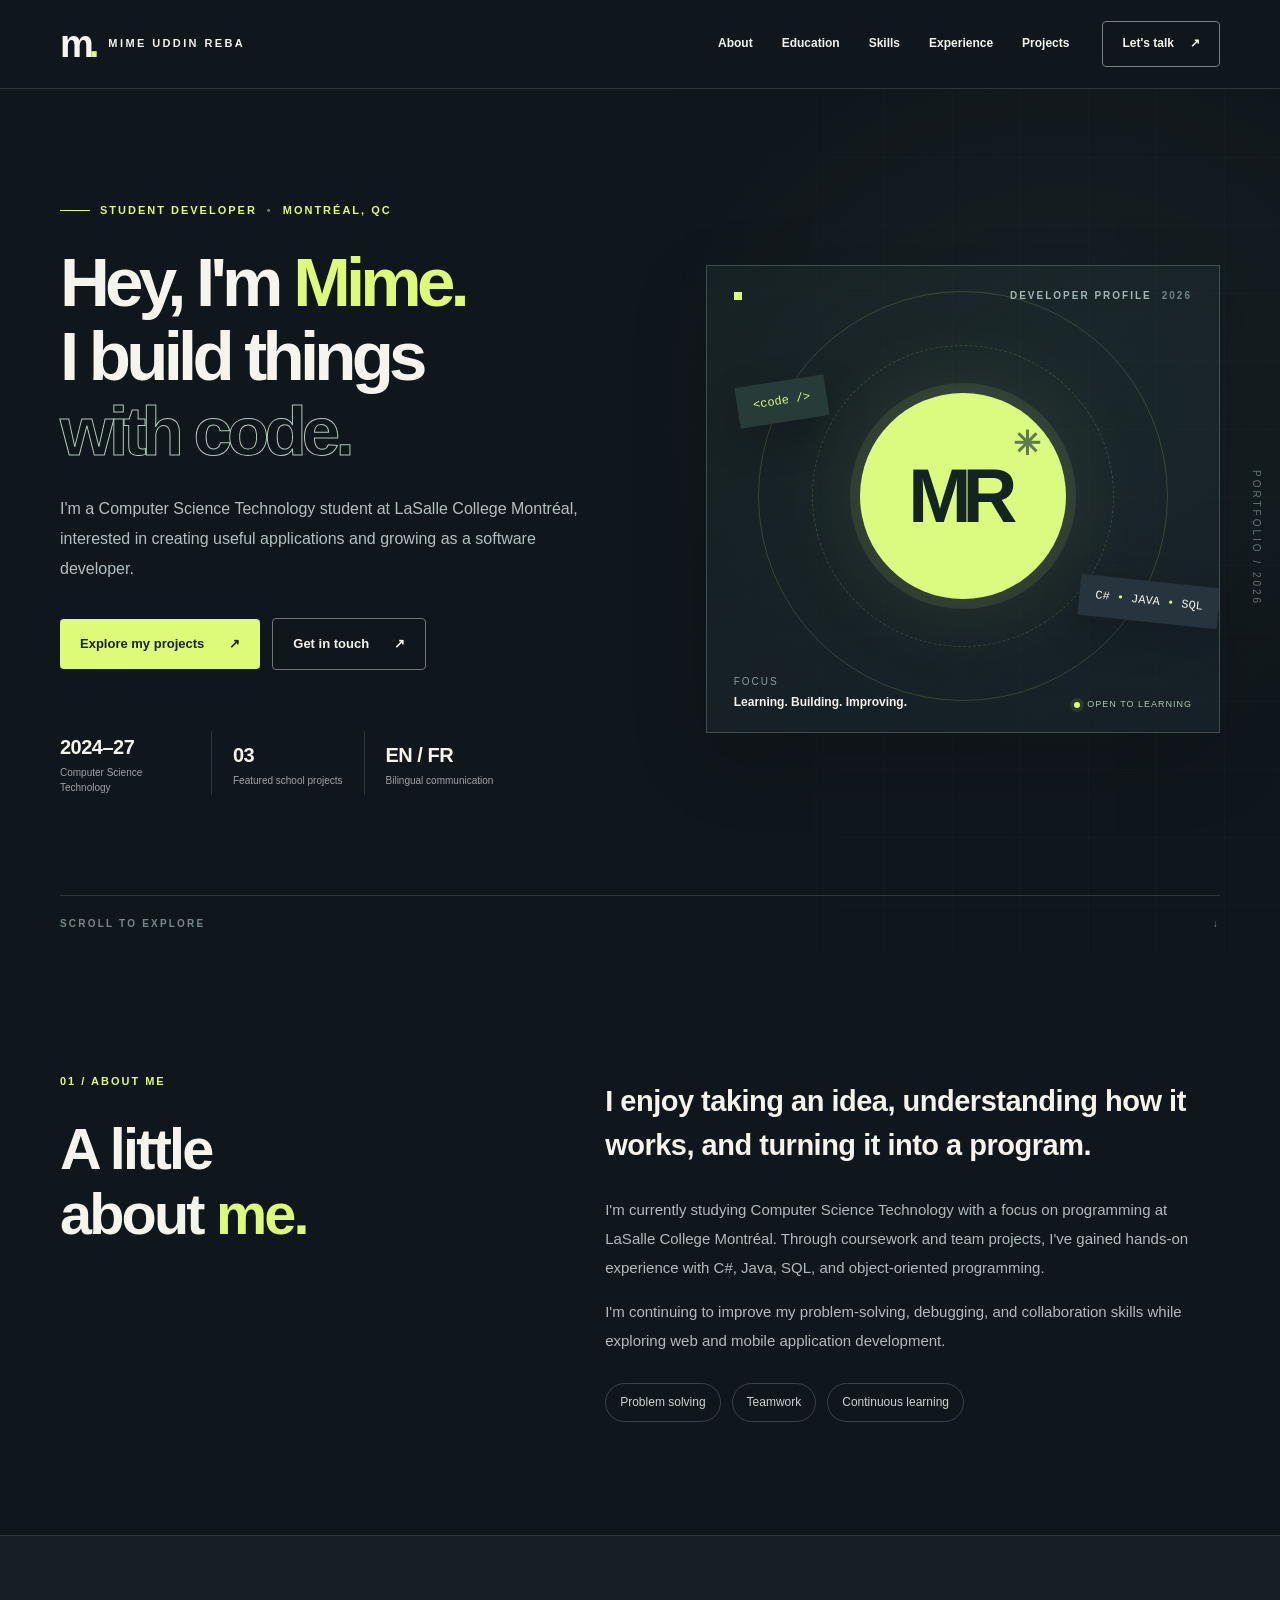
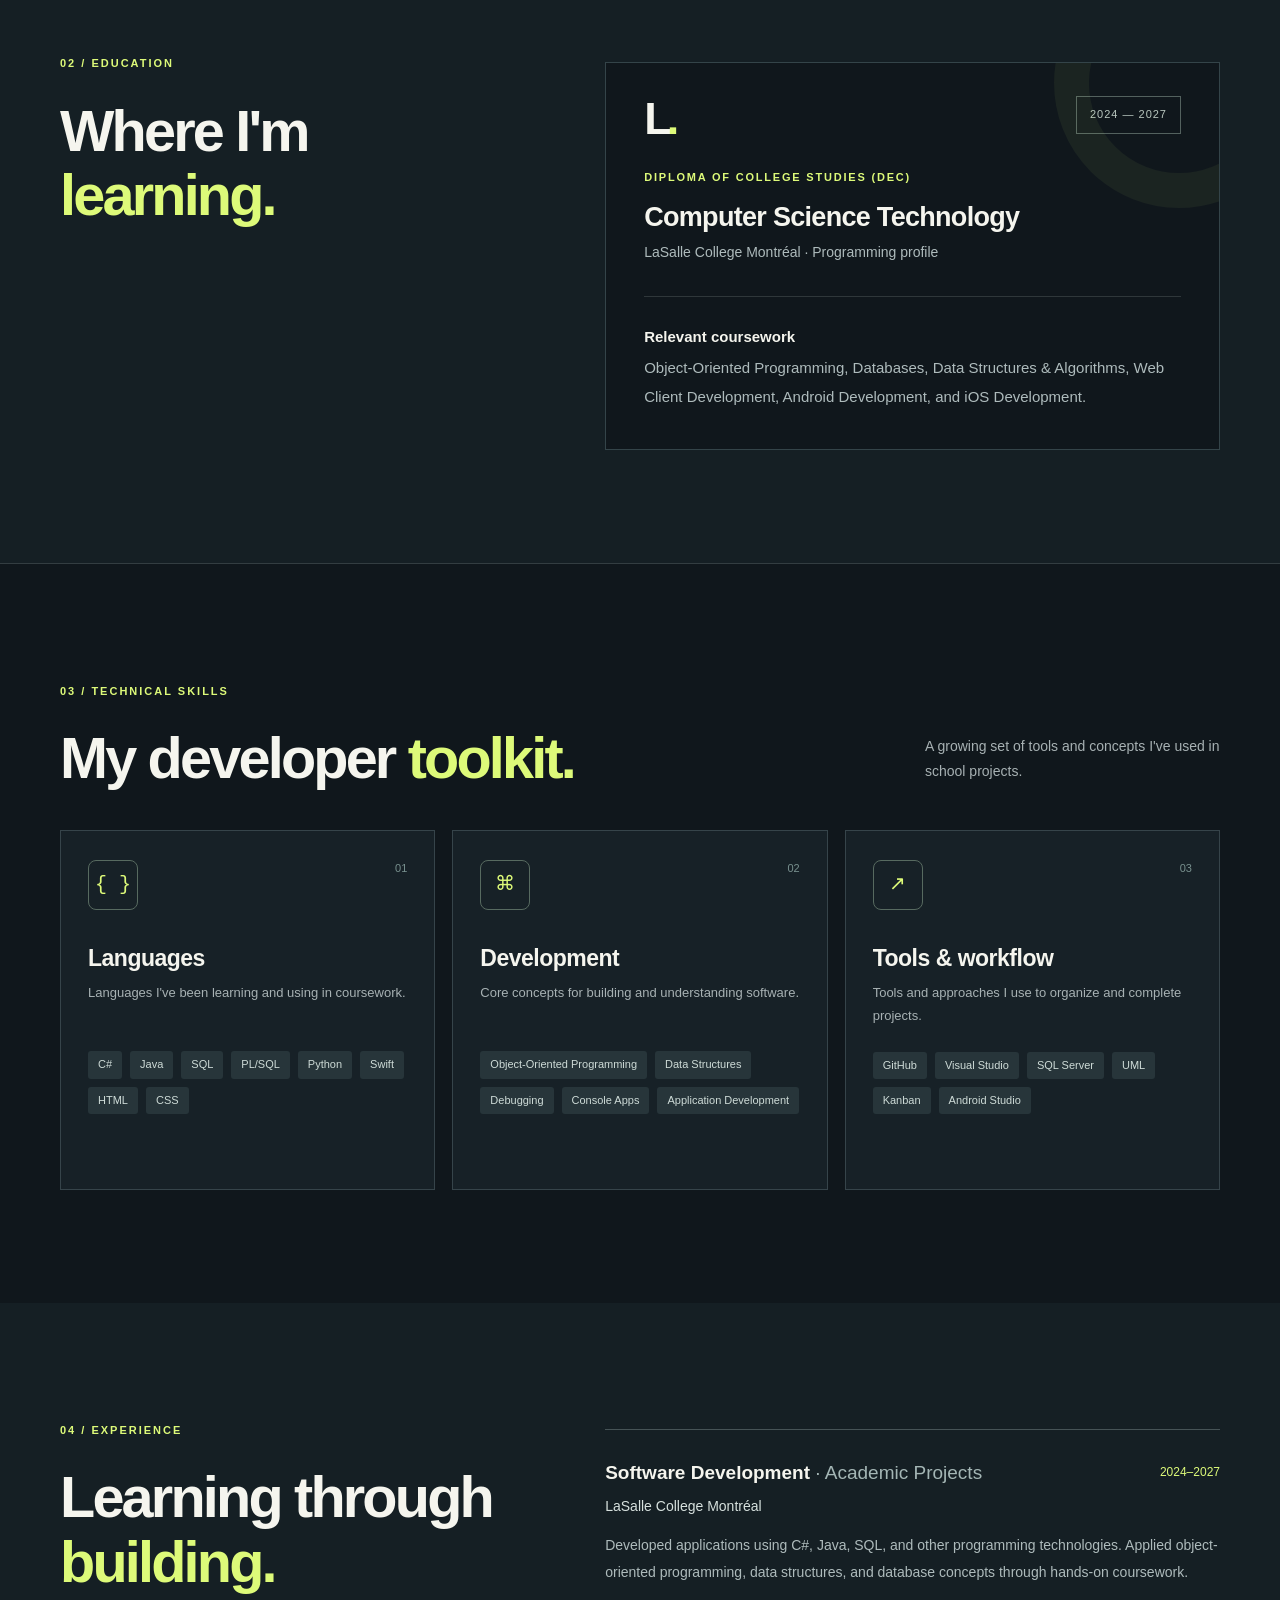
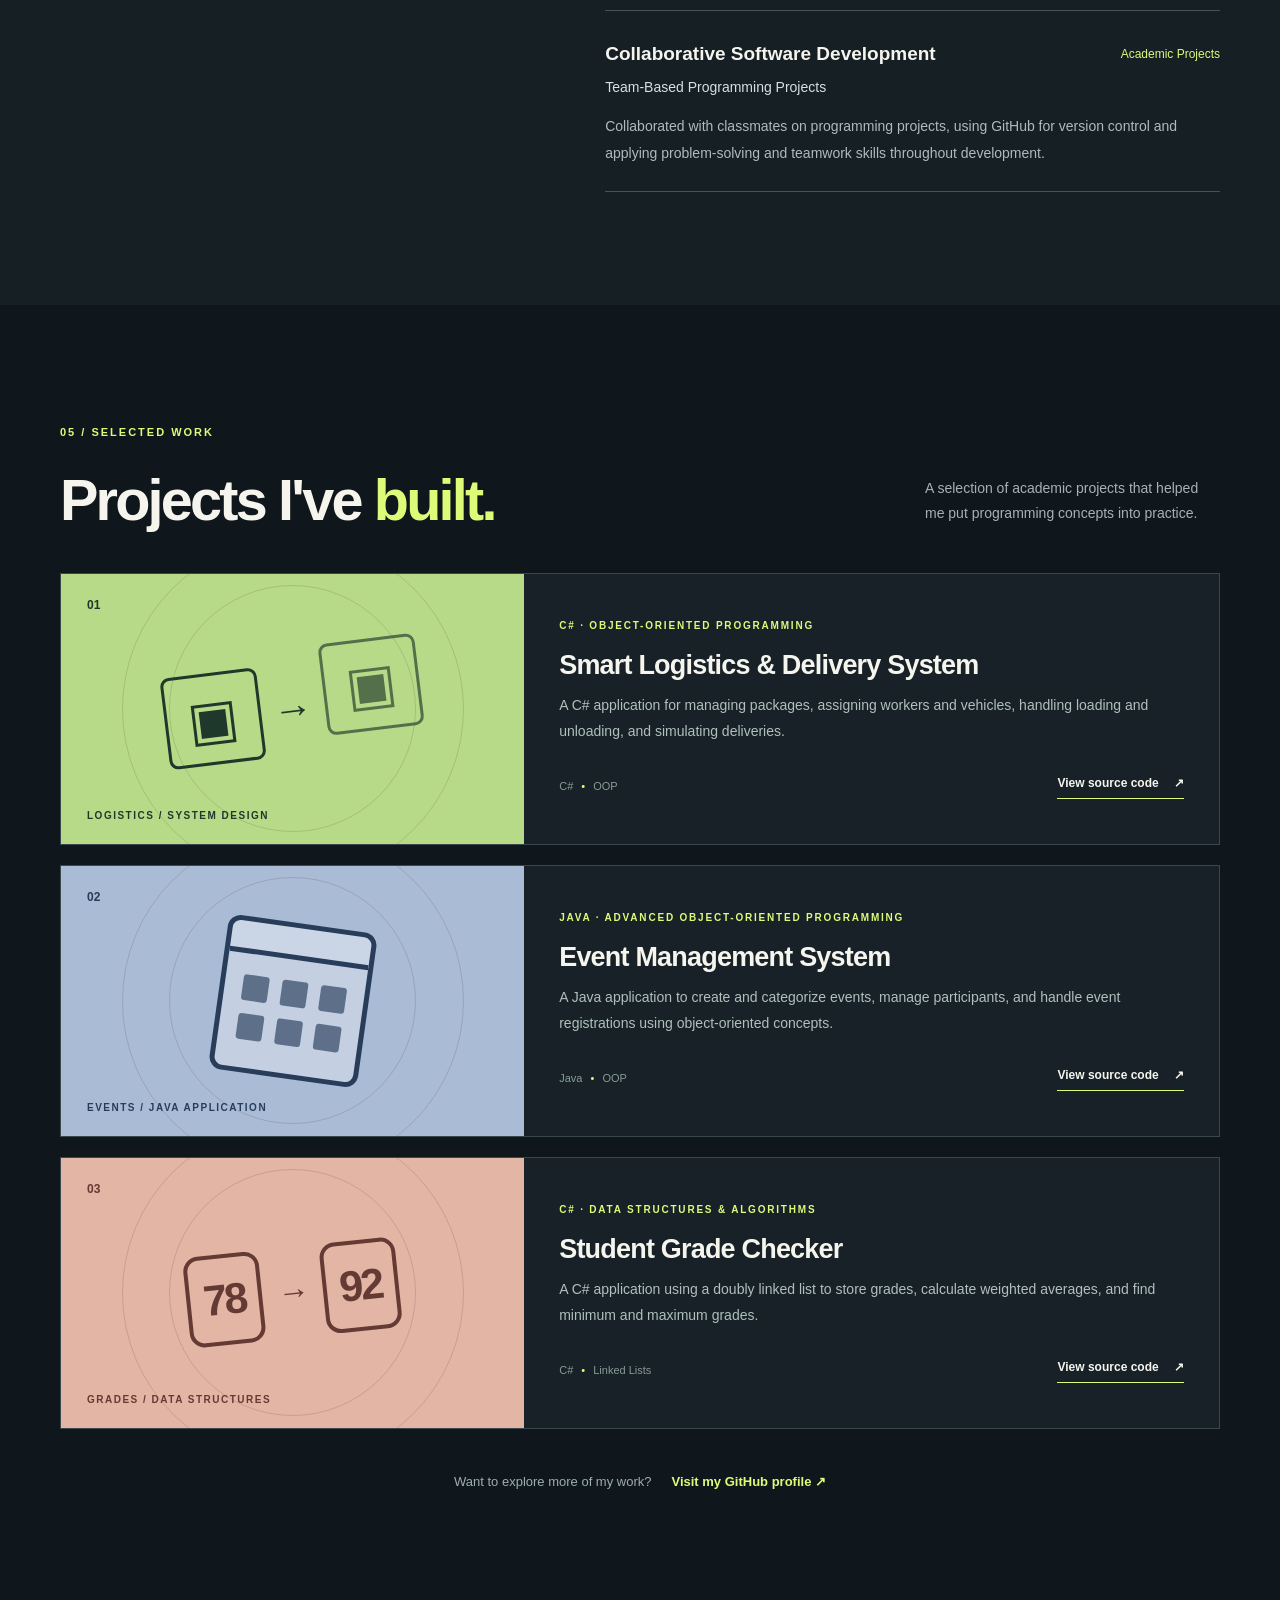
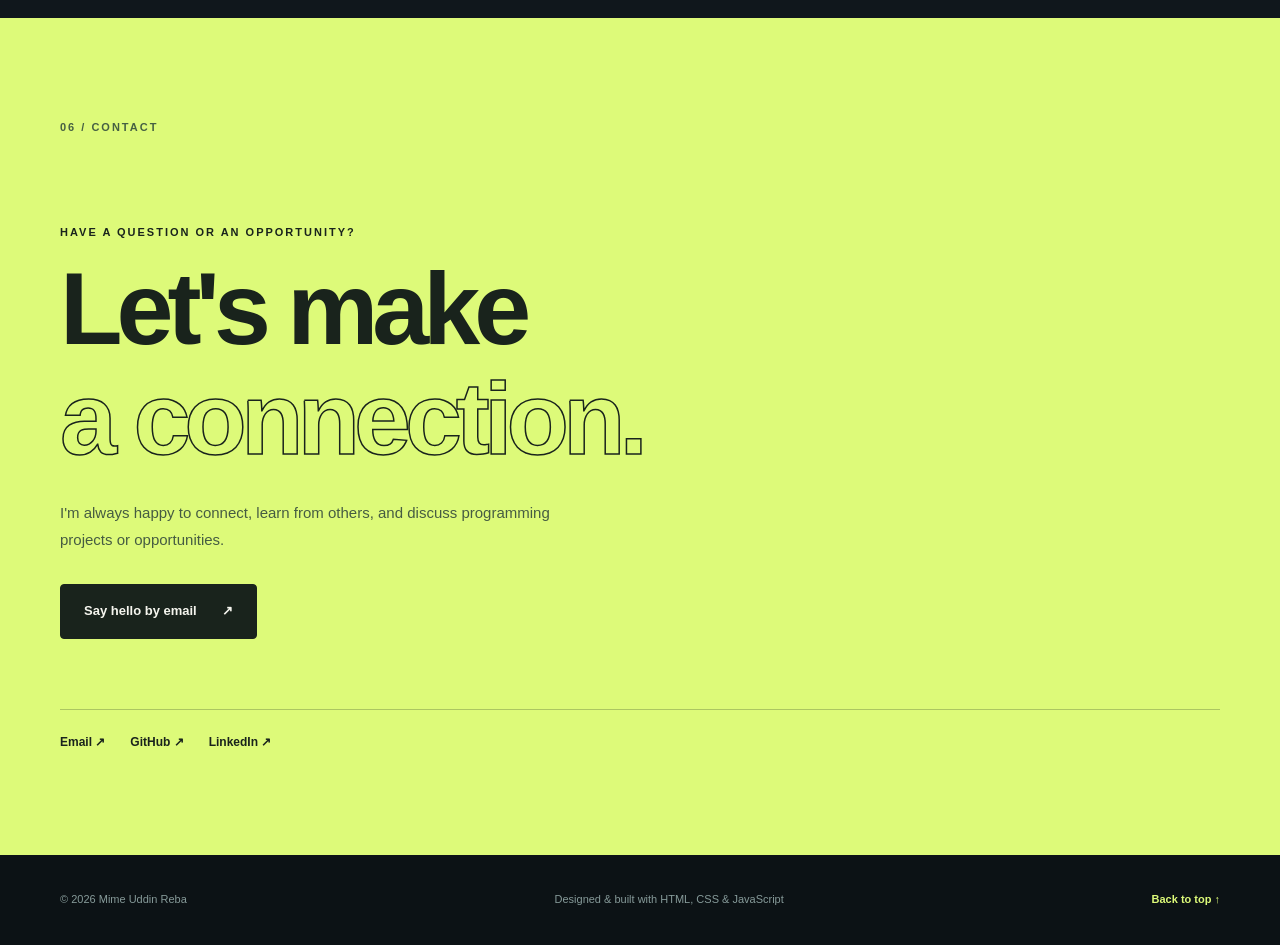
<file: index.html>
<!DOCTYPE html>
<html lang="en">
<head>
  <meta charset="UTF-8">
  <meta name="viewport" content="width=device-width, initial-scale=1.0">
  <meta name="theme-color" content="#10171c">
  <meta name="description" content="The personal portfolio of Mime Uddin Reba, a Computer Science Technology student at LaSalle College Montréal. Explore C#, Java, SQL and programming projects.">
  <meta property="og:title" content="Mime Uddin Reba | Software Development Portfolio">
  <meta property="og:description" content="Programming projects, skills and experience from a Computer Science Technology student in Montréal.">
  <meta property="og:type" content="website">
  <title>Mime Uddin Reba | Developer Portfolio</title>
  <link rel="icon" href="favicon.svg" type="image/svg+xml">
  <link rel="stylesheet" href="styles.css">
  <script src="script.js" defer></script>
</head>
<body>
  <a class="skip-link" href="#main">Skip to main content</a>

  <header class="site-header">
    <div class="container header-inner">
      <a class="brand" href="#home" aria-label="Mime Uddin Reba, back to home">
        <span class="brand-symbol" aria-hidden="true">m<span>.</span></span>
        <span class="brand-label">MIME UDDIN REBA</span>
      </a>
      <button class="menu-toggle" type="button" aria-label="Open navigation" aria-controls="site-nav" aria-expanded="false">
        <span></span><span></span><span></span>
      </button>
      <nav class="site-nav" id="site-nav" aria-label="Main navigation">
        <a href="#about">About</a>
        <a href="#education">Education</a>
        <a href="#skills">Skills</a>
        <a href="#experience">Experience</a>
        <a href="#projects">Projects</a>
        <a class="nav-contact" href="#contact">Let's talk <span aria-hidden="true">↗</span></a>
      </nav>
    </div>
  </header>

  <main id="main">
    <section class="hero" id="home" aria-labelledby="hero-title">
      <div class="hero-grid-overlay" aria-hidden="true"></div>
      <div class="container hero-layout">
        <div class="hero-copy">
          <p class="eyebrow"><span class="eyebrow-line"></span> STUDENT DEVELOPER <span class="eyebrow-dot">•</span> MONTRÉAL, QC</p>
          <h1 id="hero-title">Hey, I'm <span class="name-text">Mime.</span><br>I build things<br><span class="outline-text">with code.</span></h1>
          <p class="hero-description">I'm a Computer Science Technology student at LaSalle College Montréal, interested in creating useful applications and growing as a software developer.</p>
          <div class="hero-actions">
            <a class="button button-primary" href="#projects">Explore my projects <span aria-hidden="true">↗</span></a>
            <a class="button button-secondary" href="#contact">Get in touch <span aria-hidden="true">↗</span></a>
          </div>
          <div class="hero-meta" aria-label="Quick facts">
            <div class="meta-block"><strong>2024–27</strong><span>Computer Science Technology</span></div>
            <span class="meta-divider" aria-hidden="true"></span>
            <div class="meta-block"><strong>03</strong><span>Featured school projects</span></div>
            <span class="meta-divider" aria-hidden="true"></span>
            <div class="meta-block"><strong>EN / FR</strong><span>Bilingual communication</span></div>
          </div>
        </div>
        <div class="hero-visual" aria-label="Developer profile illustration">
          <div class="visual-top-label"><span class="small-square"></span> DEVELOPER PROFILE <span>2026</span></div>
          <div class="visual-center">
            <div class="orbit orbit-outer" aria-hidden="true"></div>
            <div class="orbit orbit-inner" aria-hidden="true"></div>
            <div class="monogram" aria-hidden="true">MR<span>✳</span></div>
            <div class="floating-tag tag-one">&lt;code /&gt;</div>
            <div class="floating-tag tag-two">C# <span>•</span> JAVA <span>•</span> SQL</div>
          </div>
          <div class="visual-bottom">
            <div><span class="soft-label">FOCUS</span><strong>Learning. Building. Improving.</strong></div>
            <div class="visual-status"><span class="status-pulse"></span> OPEN TO LEARNING</div>
          </div>
        </div>
      </div>
      <div class="hero-side-note" aria-hidden="true">PORTFOLIO / 2026</div>
      <div class="container hero-bottom-line"><span>SCROLL TO EXPLORE</span><span aria-hidden="true">↓</span></div>
    </section>

    <section class="section about-section" id="about" aria-labelledby="about-title">
      <div class="container section-grid">
        <div class="section-heading">
          <span class="section-number">01 / ABOUT ME</span>
          <h2 id="about-title">A little<br>about <em>me.</em></h2>
        </div>
        <div class="section-body about-body">
          <p class="lead">I enjoy taking an idea, understanding how it works, and turning it into a program.</p>
          <p>I'm currently studying Computer Science Technology with a focus on programming at LaSalle College Montréal. Through coursework and team projects, I've gained hands-on experience with C#, Java, SQL, and object-oriented programming.</p>
          <p>I'm continuing to improve my problem-solving, debugging, and collaboration skills while exploring web and mobile application development.</p>
          <div class="value-pills" aria-label="Interests and strengths">
            <span>Problem solving</span><span>Teamwork</span><span>Continuous learning</span>
          </div>
        </div>
      </div>
    </section>

    <section class="section education-section" id="education" aria-labelledby="education-title">
      <div class="container section-grid">
        <div class="section-heading">
          <span class="section-number">02 / EDUCATION</span>
          <h2 id="education-title">Where I'm<br><em>learning.</em></h2>
        </div>
        <div class="section-body">
          <div class="education-card">
            <div class="education-card-head"><span class="education-mark">L<span>.</span></span><span class="date-pill">2024 — 2027</span></div>
            <p class="educational-label">DIPLOMA OF COLLEGE STUDIES (DEC)</p>
            <h3>Computer Science Technology</h3>
            <p class="education-school">LaSalle College Montréal · Programming profile</p>
            <div class="education-rule"></div>
            <p class="education-subtitle">Relevant coursework</p>
            <p class="education-courses">Object-Oriented Programming, Databases, Data Structures & Algorithms, Web Client Development, Android Development, and iOS Development.</p>
          </div>
        </div>
      </div>
    </section>

    <section class="section skills-section" id="skills" aria-labelledby="skills-title">
      <div class="container">
        <div class="section-header-row"><div><span class="section-number">03 / TECHNICAL SKILLS</span><h2 id="skills-title">My developer <em>toolkit.</em></h2></div><p>A growing set of tools and concepts I've used in school projects.</p></div>
        <div class="skills-grid">
          <article class="skill-panel"><div class="skill-panel-head"><span class="skill-icon">{ }</span><span>01</span></div><h3>Languages</h3><p>Languages I've been learning and using in coursework.</p><div class="skill-tags"><span>C#</span><span>Java</span><span>SQL</span><span>PL/SQL</span><span>Python</span><span>Swift</span><span>HTML</span><span>CSS</span></div></article>
          <article class="skill-panel"><div class="skill-panel-head"><span class="skill-icon">⌘</span><span>02</span></div><h3>Development</h3><p>Core concepts for building and understanding software.</p><div class="skill-tags"><span>Object-Oriented Programming</span><span>Data Structures</span><span>Debugging</span><span>Console Apps</span><span>Application Development</span></div></article>
          <article class="skill-panel"><div class="skill-panel-head"><span class="skill-icon">↗</span><span>03</span></div><h3>Tools & workflow</h3><p>Tools and approaches I use to organize and complete projects.</p><div class="skill-tags"><span>GitHub</span><span>Visual Studio</span><span>SQL Server</span><span>UML</span><span>Kanban</span><span>Android Studio</span></div></article>
        </div>
      </div>
    </section>

    <section class="section experience-section" id="experience" aria-labelledby="experience-title">
      <div class="container section-grid">
        <div class="section-heading">
          <span class="section-number">04 / EXPERIENCE</span>
          <h2 id="experience-title">Learning through<br><em>building.</em></h2>
        </div>
        <div class="section-body">
          <div class="experience-item">
            <div class="experience-top">
              <h3>Software Development <span>· Academic Projects</span></h3>
              <span class="experience-year">2024–2027</span>
            </div>
            <p class="experience-place">LaSalle College Montréal</p>
            <p>Developed applications using C#, Java, SQL, and other programming technologies. Applied object-oriented programming, data structures, and database concepts through hands-on coursework.</p>
          </div>
          <div class="experience-item">
            <div class="experience-top">
              <h3>Collaborative Software Development</h3>
              <span class="experience-year">Academic Projects</span>
            </div>
            <p class="experience-place">Team-Based Programming Projects</p>
            <p>Collaborated with classmates on programming projects, using GitHub for version control and applying problem-solving and teamwork skills throughout development.</p>
          </div>
        </div>
      </div>
    </section>

    <section class="section projects-section" id="projects" aria-labelledby="projects-title">
      <div class="container">
        <div class="section-header-row projects-heading"><div><span class="section-number">05 / SELECTED WORK</span><h2 id="projects-title">Projects I've <em>built.</em></h2></div><p>A selection of academic projects that helped me put programming concepts into practice.</p></div>
        <div class="projects-list">
          <article class="project-card">
            <div class="project-art project-art-one" aria-hidden="true"><span class="project-art-number">01</span><div class="art-shape logistics-art"><span class="truck-box">▣</span><span class="truck-arrow">→</span><span class="truck-box second">▣</span></div><span class="art-caption">LOGISTICS / SYSTEM DESIGN</span></div>
            <div class="project-info"><span class="project-type">C# · OBJECT-ORIENTED PROGRAMMING</span><h3>Smart Logistics &amp; Delivery System</h3><p>A C# application for managing packages, assigning workers and vehicles, handling loading and unloading, and simulating deliveries.</p><div class="project-footer"><span class="project-tech">C# <span>•</span> OOP</span><a class="project-link" href="https://github.com/Mime425/SmartLogisticDeliverySystem" target="_blank" rel="noopener noreferrer" aria-label="View Smart Logistics and Delivery System source code on GitHub">View source code <span aria-hidden="true">↗</span></a></div></div>
          </article>
          <article class="project-card">
            <div class="project-art project-art-two" aria-hidden="true"><span class="project-art-number">02</span><div class="art-shape events-art"><span class="calendar-top"></span><div class="calendar-grid"><i></i><i></i><i></i><i></i><i></i><i></i></div></div><span class="art-caption">EVENTS / JAVA APPLICATION</span></div>
            <div class="project-info"><span class="project-type">JAVA · ADVANCED OBJECT-ORIENTED PROGRAMMING</span><h3>Event Management System</h3><p>A Java application to create and categorize events, manage participants, and handle event registrations using object-oriented concepts.</p><div class="project-footer"><span class="project-tech">Java <span>•</span> OOP</span><a class="project-link" href="https://github.com/Sofia-S48/JavaProject" target="_blank" rel="noopener noreferrer" aria-label="View Event Management System source code on GitHub">View source code <span aria-hidden="true">↗</span></a></div></div>
          </article>
          <article class="project-card">
            <div class="project-art project-art-three" aria-hidden="true"><span class="project-art-number">03</span><div class="art-shape grades-art"><span>78</span><span>→</span><span>92</span></div><span class="art-caption">GRADES / DATA STRUCTURES</span></div>
            <div class="project-info"><span class="project-type">C# · DATA STRUCTURES &amp; ALGORITHMS</span><h3>Student Grade Checker</h3><p>A C# application using a doubly linked list to store grades, calculate weighted averages, and find minimum and maximum grades.</p><div class="project-footer"><span class="project-tech">C# <span>•</span> Linked Lists</span><a class="project-link" href="https://github.com/Mime425/DSA_ProjectVerificateurdeNotesEtudiants" target="_blank" rel="noopener noreferrer" aria-label="View Student Grade Checker source code on GitHub">View source code <span aria-hidden="true">↗</span></a></div></div>
          </article>
        </div>
        <div class="more-projects"><p>Want to explore more of my work?</p><a href="https://github.com/Mime425" target="_blank" rel="noopener noreferrer">Visit my GitHub profile <span aria-hidden="true">↗</span></a></div>
      </div>
    </section>

    <section class="contact-section" id="contact" aria-labelledby="contact-title">
      <div class="container contact-inner"><span class="section-number">06 / CONTACT</span><p class="contact-overline">HAVE A QUESTION OR AN OPPORTUNITY?</p><h2 id="contact-title">Let's make<br><em>a connection.</em></h2><p class="contact-text">I'm always happy to connect, learn from others, and discuss programming projects or opportunities.</p><a class="button contact-email" href="mailto:mimereba@gmail.com">Say hello by email <span aria-hidden="true">↗</span></a><div class="contact-links"><a href="mailto:mimereba@gmail.com">Email ↗</a><a href="https://github.com/Mime425" target="_blank" rel="noopener noreferrer">GitHub ↗</a><a href="https://www.linkedin.com/in/mime-uddin-reba-829748347/" target="_blank" rel="noopener noreferrer">LinkedIn ↗</a></div></div>
    </section>
  </main>

  <footer class="site-footer"><div class="container footer-inner"><span>© <span id="year">2026</span> Mime Uddin Reba</span><span>Designed &amp; built with HTML, CSS &amp; JavaScript</span><a href="#home">Back to top ↑</a></div></footer>
</body>
</html>
</file>
<file: styles.css>
/* Personal Portfolio — edit text in index.html and colours here. */
:root{--bg:#10171c;--bg2:#131e24;--panel:#192329;--panel2:#202d33;--text:#f5f5ee;--muted:#a7b1b3;--subtle:#6e7f82;--line:rgba(223,231,224,.15);--accent:#ddfa79;--accent-ink:#19231c;--font:Inter,"Segoe UI",Arial,sans-serif}
*{box-sizing:border-box}html{scroll-behavior:smooth;scroll-padding-top:90px}body{margin:0;background:var(--bg);color:var(--text);font-family:var(--font);font-size:16px;line-height:1.6;-webkit-font-smoothing:antialiased}button,input{font:inherit}a{color:inherit;text-decoration:none}button{cursor:pointer}a:focus-visible,button:focus-visible{outline:2px solid var(--accent);outline-offset:5px}::selection{background:var(--accent);color:var(--accent-ink)}.container{width:min(1160px,calc(100% - 88px));margin-inline:auto}.skip-link{position:absolute;z-index:40;top:-80px;left:20px;background:var(--accent);color:var(--accent-ink);padding:12px 18px}.skip-link:focus{top:12px}
/* Navigation */
.site-header{position:sticky;top:0;z-index:20;background:rgba(16,23,28,.93);border-bottom:1px solid var(--line);backdrop-filter:blur(16px)}.header-inner{display:flex;align-items:center;justify-content:space-between;min-height:88px;gap:24px}.brand{display:inline-flex;align-items:center;gap:14px;flex-shrink:0}.brand-symbol{font-weight:850;font-size:38px;letter-spacing:-5px;line-height:1}.brand-symbol span{color:var(--accent)}.brand-label{font-size:11px;font-weight:800;letter-spacing:2.4px}.site-nav{display:flex;gap:29px;align-items:center}.site-nav>a{font-size:12px;font-weight:650;transition:color .2s}.site-nav>a:not(.nav-contact):hover,.site-nav>a.active{color:var(--accent)}.site-nav .nav-contact{display:inline-flex;align-items:center;gap:16px;padding:12px 19px;border:1px solid #718481;border-radius:4px;margin-left:4px}.nav-contact:hover{border-color:var(--accent);color:var(--accent)}.menu-toggle{display:none;border:0;background:transparent;color:var(--text);padding:12px}.menu-toggle span{display:block;width:22px;height:2px;background:currentColor;margin:4px 0;border-radius:2px}
/* Hero */
.hero{position:relative;overflow:hidden;background:radial-gradient(ellipse 480px 430px at 83% 36%,rgba(68,103,97,.13),transparent 85%),#10171c}.hero-grid-overlay{position:absolute;inset:0;pointer-events:none;background-image:linear-gradient(rgba(244,246,238,.02) 1px,transparent 1px),linear-gradient(90deg,rgba(244,246,238,.02) 1px,transparent 1px);background-size:68px 68px;mask-image:linear-gradient(90deg,transparent 20%,black 85%)}.hero-layout{position:relative;display:grid;grid-template-columns:minmax(0,1.07fr) minmax(0,.93fr);gap:54px;align-items:center;padding-top:113px;padding-bottom:100px;min-height:690px}.eyebrow,.section-number{font-size:11px;font-weight:780;letter-spacing:2px;color:var(--accent)}.eyebrow{display:flex;align-items:center;gap:10px;margin:0 0 25px;white-space:nowrap}.eyebrow-line{height:1px;width:30px;background:var(--accent)}.eyebrow-dot{color:#667f77}.hero h1{font-size:clamp(56px,5.4vw,79px);letter-spacing:-4.8px;line-height:1.08;margin:0 0 25px;font-weight:800}.name-text{color:var(--accent)}.outline-text{-webkit-text-stroke:1px #b0c8b9;color:transparent}.hero-description{font-size:16px;max-width:525px;color:#b1c0bf;margin:0 0 33px;line-height:1.9}.hero-actions{display:flex;align-items:center;gap:12px;flex-wrap:wrap}.button{display:inline-flex;align-items:center;justify-content:space-between;gap:25px;border-radius:4px;padding:15px 20px;font-size:13px;font-weight:760;transition:transform .2s,background .2s,border-color .2s}.button:hover{transform:translateY(-3px)}.button-primary{background:var(--accent);color:var(--accent-ink)}.button-primary:hover{background:#efffab}.button-secondary{border:1px solid #697b79}.button-secondary:hover{border-color:var(--accent)}.hero-meta{display:flex;align-items:center;gap:21px;margin-top:61px}.meta-block{display:flex;flex-direction:column;gap:2px}.meta-block strong{font-size:20px;letter-spacing:-.5px;font-weight:770;white-space:nowrap}.meta-block span{font-size:10px;color:#97a5a7;line-height:1.5;max-width:130px}.meta-divider{align-self:stretch;width:1px;background:var(--line)}.hero-visual{height:468px;border:1px solid rgba(180,213,195,.25);background:linear-gradient(150deg,rgba(63,91,85,.14),rgba(26,39,46,.56));position:relative;overflow:hidden;box-shadow:0 26px 70px rgba(0,0,0,.18)}.visual-top-label,.visual-bottom{position:absolute;left:27px;right:27px;display:flex;align-items:center;justify-content:space-between;gap:10px}.visual-top-label{top:22px;font-size:10px;letter-spacing:2px;font-weight:750;color:#a3b5b4}.visual-top-label span:last-child{color:#70857e}.small-square{display:inline-block;width:8px;height:8px;background:var(--accent);margin-right:auto}.visual-center{position:absolute;inset:50px 0 56px;display:grid;place-items:center}.orbit{position:absolute;border:1px solid rgba(219,250,121,.17);border-radius:50%;aspect-ratio:1}.orbit-outer{width:80%}.orbit-inner{width:59%;border-style:dashed;transform:rotate(14deg)}.monogram{position:relative;display:flex;align-items:center;justify-content:center;width:206px;height:206px;aspect-ratio:1;border-radius:50%;font-size:76px;font-weight:850;letter-spacing:-9px;padding-right:9px;background:#dafa80;color:#142420;box-shadow:0 0 0 10px rgba(218,250,128,.09),0 0 100px rgba(218,250,128,.12)}.monogram span{position:absolute;font-size:33px;top:25px;right:25px;letter-spacing:0;color:#5f7950}.floating-tag{position:absolute;z-index:1;padding:11px 16px;font-family:Consolas,monospace;font-size:12px;box-shadow:0 15px 40px rgba(0,0,0,.2)}.tag-one{left:6%;top:18%;background:#273b38;color:#dafa80;transform:rotate(-9deg)}.tag-two{bottom:15%;right:0;background:#27333d;color:#f5f6ec;transform:rotate(6deg)}.tag-two span{color:var(--accent)}.visual-bottom{bottom:20px;align-items:end}.visual-bottom>div:first-child{display:flex;flex-direction:column;gap:3px}.soft-label{font-size:10px;letter-spacing:2px;color:#879c9c}.visual-bottom strong{font-size:12px;font-weight:650}.visual-status{font-size:9px;color:#acc5ae;letter-spacing:1px;display:flex;align-items:center;gap:7px;white-space:nowrap}.status-pulse{width:6px;height:6px;border-radius:50%;background:var(--accent);box-shadow:0 0 0 4px rgba(221,250,121,.1)}.hero-side-note{position:absolute;right:16px;top:44%;font-size:10px;letter-spacing:3px;color:#637574;writing-mode:vertical-rl}.hero-bottom-line{display:flex;justify-content:space-between;border-top:1px solid var(--line);padding-top:20px;padding-bottom:22px;color:#778985;font-size:10px;font-weight:800;letter-spacing:2.2px}
/* General sections */
.section{padding:113px 0;scroll-margin-top:20px}.section-grid{display:grid;grid-template-columns:38% 1fr;gap:9%}.section-heading h2,.section-header-row h2{font-size:clamp(42px,4.5vw,64px);line-height:1.12;letter-spacing:-2.8px;margin:24px 0 0;font-weight:780}.section-heading h2 em,.section-header-row h2 em,.contact-inner h2 em{font-style:normal;color:var(--accent)}.section-body{padding-top:13px}.section-body p{color:#aebbbc;line-height:1.93;font-size:15px}.section-body .lead{font-size:clamp(22px,2.5vw,29px);font-weight:650;letter-spacing:-.5px;color:var(--text);line-height:1.5;margin-top:0}.section-body p:not(.lead){max-width:675px}.about-section{border-bottom:1px solid var(--line)}.value-pills{display:flex;flex-wrap:wrap;gap:11px;margin-top:27px}.value-pills span{border:1px solid #354749;color:#c8d3cf;font-size:12px;padding:9px 14px;border-radius:30px}
/* Education */
.education-section{background:#151f24;border-bottom:1px solid var(--line)}.education-card{background:var(--bg);border:1px solid #344449;padding:33px 38px 37px;position:relative;overflow:hidden}.education-card:after{content:"";position:absolute;width:180px;height:180px;right:-85px;top:-105px;border:35px solid rgba(221,250,121,.055);border-radius:50%}.education-card-head{display:flex;align-items:start;justify-content:space-between;margin-bottom:26px}.education-mark{font-size:45px;letter-spacing:-5px;font-weight:880;line-height:1}.education-mark span{color:var(--accent)}.date-pill{font-size:11px;letter-spacing:1px;border:1px solid #53615e;color:#b8c6be;padding:9px 13px}.educational-label{font-size:11px!important;letter-spacing:1.8px!important;color:var(--accent)!important;font-weight:750}.education-card h3{font-size:27px;letter-spacing:-.7px;line-height:1.3;margin:10px 0 4px}.education-school{font-size:14px!important;margin:0!important}.education-rule{border-top:1px solid var(--line);margin-top:30px;padding-bottom:11px}.education-subtitle{color:var(--text)!important;font-weight:750;margin-bottom:2px}.education-courses{margin:0}
/* Skills */
.section-header-row{display:flex;justify-content:space-between;align-items:end;gap:60px;margin-bottom:39px}.section-header-row>p{max-width:295px;color:var(--muted);font-size:14px;line-height:1.8;margin:0 0 6px}.skills-grid{display:grid;grid-template-columns:repeat(3,minmax(0,1fr));gap:17px}.skill-panel{min-height:360px;background:#172127;border:1px solid #36444a;padding:29px 27px 27px;transition:transform .2s,border-color .2s}.skill-panel:hover{transform:translateY(-5px);border-color:#839474}.skill-panel-head{display:flex;align-items:start;justify-content:space-between;font-size:11px;color:#78908e}.skill-icon{display:flex;align-items:center;justify-content:center;border:1px solid #576a60;color:var(--accent);width:50px;height:50px;border-radius:8px;font-family:Consolas,monospace;font-size:20px}.skill-panel h3{font-size:23px;letter-spacing:-.5px;margin:30px 0 6px}.skill-panel>p{font-size:13px;color:var(--muted);line-height:1.75;min-height:45px;margin:0 0 24px}.skill-tags{display:flex;flex-wrap:wrap;gap:8px}.skill-tags span{background:#27353a;color:#cedbd7;padding:7px 10px;font-size:11px;line-height:1.2;border-radius:3px}
/* Experience */
.experience-section{background:#151f24}.experience-item{border-top:1px solid #465356;padding:28px 0 24px}.experience-item:nth-child(2){border-bottom:1px solid #465356}.experience-top{display:flex;justify-content:space-between;gap:14px;align-items:center}.experience-top h3{font-size:19px;margin:0;font-weight:730}.experience-top h3 span{color:#a4b6b5;font-weight:500}.experience-year{font-size:12px;white-space:nowrap;color:var(--accent)}.experience-place{color:#d7e1de!important;font-size:14px!important;margin:5px 0!important}.experience-item>p:last-child{margin:12px 0 0;font-size:14px}.experience-note{margin-top:25px;font-size:12px!important;color:#8fa29d!important}
/* Projects */
.projects-section{background:#10171c}.projects-heading{margin-bottom:40px}.projects-list{display:grid;gap:20px}.project-card{display:grid;grid-template-columns:40% 60%;background:#172127;border:1px solid #39484c;min-height:260px;overflow:hidden;transition:border-color .2s}.project-card:hover{border-color:#9aaea0}.project-art{min-height:270px;position:relative;display:grid;place-items:center;overflow:hidden}.project-art-one{background:#b7da88;color:#1e392b}.project-art-two{background:#aabbd5;color:#273d5a}.project-art-three{background:#e2b5a4;color:#643a35}.project-art:before,.project-art:after{content:"";position:absolute;border:1px solid rgba(0,0,0,.12);border-radius:50%;width:340px;height:340px}.project-art:after{width:245px;height:245px}.project-art-number{position:absolute;top:22px;left:26px;font-size:12px;font-weight:800;z-index:1}.art-caption{position:absolute;left:26px;bottom:20px;font-size:10px;font-weight:800;letter-spacing:1.5px;z-index:1}.art-shape{z-index:1}.logistics-art{display:flex;align-items:center;gap:12px;transform:rotate(-7deg)}.truck-box{border:3px solid currentColor;font-size:54px;width:97px;height:92px;display:grid;place-items:center;border-radius:9px}.truck-box.second{opacity:.65;transform:translateY(-15px)}.truck-arrow{font-size:40px}.events-art{width:150px;height:156px;background:rgba(255,255,255,.3);border:5px solid currentColor;border-radius:13px;transform:rotate(8deg);overflow:hidden}.calendar-top{display:block;height:32px;border-bottom:5px solid currentColor;background:rgba(255,255,255,.1)}.calendar-grid{display:grid;grid-template-columns:repeat(3,1fr);gap:13px;padding:21px 18px}.calendar-grid i{aspect-ratio:1;background:currentColor;opacity:.65;border-radius:3px}.grades-art{display:flex;align-items:center;gap:16px;transform:rotate(-6deg);font-size:43px;font-weight:850;letter-spacing:-3px}.grades-art span:first-child,.grades-art span:last-child{border:4px solid currentColor;border-radius:15px;padding:7px 13px}.grades-art span:nth-child(2){font-size:32px}.project-info{padding:32px 35px;display:flex;flex-direction:column;justify-content:center}.project-type{font-size:10px;letter-spacing:1.8px;color:var(--accent);font-weight:790}.project-info h3{font-size:27px;line-height:1.25;letter-spacing:-.8px;margin:15px 0 11px}.project-info>p{font-size:14px;color:#afc0bd;line-height:1.85;margin:0 0 29px;max-width:600px}.project-footer{display:flex;justify-content:space-between;align-items:center;gap:18px}.project-tech{font-size:11px;color:#879c96;white-space:nowrap}.project-tech span{color:var(--accent);padding:0 5px}.project-link{font-size:12px;font-weight:780;color:var(--text);border-bottom:1px solid var(--accent);padding-bottom:5px;white-space:nowrap}.project-link:hover{color:var(--accent)}.project-link span{margin-left:12px}.more-projects{display:flex;align-items:center;justify-content:center;gap:20px;margin-top:30px;font-size:13px}.more-projects p{color:#9baeb0}.more-projects a{font-weight:760;color:var(--accent)}.more-projects a:hover{text-decoration:underline}
/* Contact and footer */
.contact-section{background:var(--accent);color:var(--accent-ink);padding:95px 0 103px}.contact-inner .section-number{color:#466043}.contact-overline{font-size:11px;letter-spacing:2px;font-weight:800;margin-top:85px}.contact-inner h2{font-size:clamp(55px,8vw,104px);letter-spacing:-6px;line-height:1.08;margin:12px 0 24px}.contact-inner h2 em{color:var(--accent-ink);-webkit-text-stroke:1.5px var(--accent-ink);-webkit-text-fill-color:transparent}.contact-text{max-width:510px;line-height:1.85;font-size:15px;color:#465c42;margin:0 0 30px}.contact-email{background:var(--accent-ink);color:var(--text);border:1px solid var(--accent-ink);padding:16px 23px}.contact-email:hover{background:#35483a}.contact-links{display:flex;gap:25px;border-top:1px solid rgba(24,40,24,.25);margin-top:70px;padding-top:23px}.contact-links a{font-size:12px;font-weight:780}.contact-links a:hover{text-decoration:underline}.site-footer{background:#0c1215;color:#869a99}.footer-inner{display:flex;align-items:center;justify-content:space-between;gap:24px;min-height:90px;font-size:11px}.footer-inner a{color:var(--accent);font-weight:650}.footer-inner a:hover{text-decoration:underline}
@media(max-width:1150px){.site-nav{gap:17px}.hero h1{font-size:clamp(54px,5.9vw,73px)}.hero-layout{gap:32px}.hero-meta{gap:14px}}@media(max-width:900px){.container{width:min(100% - 48px,1160px)}.header-inner{min-height:76px}.menu-toggle{display:block}.site-nav{display:none;position:absolute;top:76px;left:0;right:0;padding:23px 24px;background:#142026;border-bottom:1px solid #37484b;flex-direction:column;align-items:stretch;gap:0}.site-nav.open{display:flex}.site-nav>a{font-size:15px;padding:13px 4px}.site-nav .nav-contact{margin:13px 0 3px;justify-content:center}.hero-layout{grid-template-columns:1fr;padding-top:80px;gap:55px;padding-bottom:65px}.hero-copy{max-width:740px}.hero h1{font-size:clamp(57px,9vw,85px)}.hero-visual{max-width:650px;width:100%;height:390px}.hero-side-note{display:none}.hero-meta{margin-top:45px}.section{padding:85px 0}.section-grid{grid-template-columns:1fr;gap:30px}.section-heading h2{margin-top:17px}.skills-grid{grid-template-columns:repeat(2,1fr)}.skill-panel:last-child{grid-column:1/-1;min-height:250px}.project-card{grid-template-columns:42% 58%}.project-info{padding:26px}.contact-inner h2{letter-spacing:-4px}.footer-inner{flex-wrap:wrap;padding:25px 0}}@media(max-width:620px){.container{width:calc(100% - 36px)}.brand-label{font-size:10px;letter-spacing:1.4px}.hero-layout{padding-top:60px}.hero h1{font-size:clamp(47px,12vw,68px);letter-spacing:-2.8px}.hero-description{font-size:14px}.eyebrow{font-size:9px;letter-spacing:1.3px;gap:7px}.eyebrow-line{width:20px}.hero-visual{height:340px}.monogram{width:160px;height:160px;font-size:60px}.orbit-outer{width:290px}.orbit-inner{width:220px}.tag-one{left:3%;top:19%}.tag-two{font-size:10px;right:0}.visual-bottom{left:18px;right:18px}.visual-status{display:none}.hero-meta{gap:11px;align-items:start}.meta-block strong{font-size:16px}.meta-block span{font-size:9px}.button{font-size:12px;padding:13px 16px}.section{padding:70px 0}.section-heading h2,.section-header-row h2{font-size:43px;letter-spacing:-2px}.section-header-row{display:block;margin-bottom:28px}.section-header-row>p{margin-top:20px}.section-body .lead{font-size:23px}.education-card{padding:24px}.education-card h3{font-size:23px}.skills-grid{grid-template-columns:1fr}.skill-panel,.skill-panel:last-child{grid-column:auto;min-height:0;padding:25px}.project-card{grid-template-columns:1fr}.project-art{min-height:215px}.project-info{padding:25px 23px 27px}.project-info h3{font-size:24px}.project-footer{flex-wrap:wrap}.more-projects{flex-wrap:wrap;gap:0 12px;text-align:center}.experience-top{align-items:start}.experience-top h3{font-size:17px}.experience-year{font-size:10px}.contact-section{padding:65px 0 75px}.contact-overline{margin-top:65px}.contact-inner h2{font-size:clamp(51px,12.5vw,74px);letter-spacing:-3px}.contact-links{margin-top:50px}.footer-inner{flex-direction:column;align-items:start;gap:12px}}
@media(prefers-reduced-motion:reduce){html{scroll-behavior:auto}*,*::before,*::after{animation-duration:.01ms!important;transition-duration:.01ms!important}}
</file>
